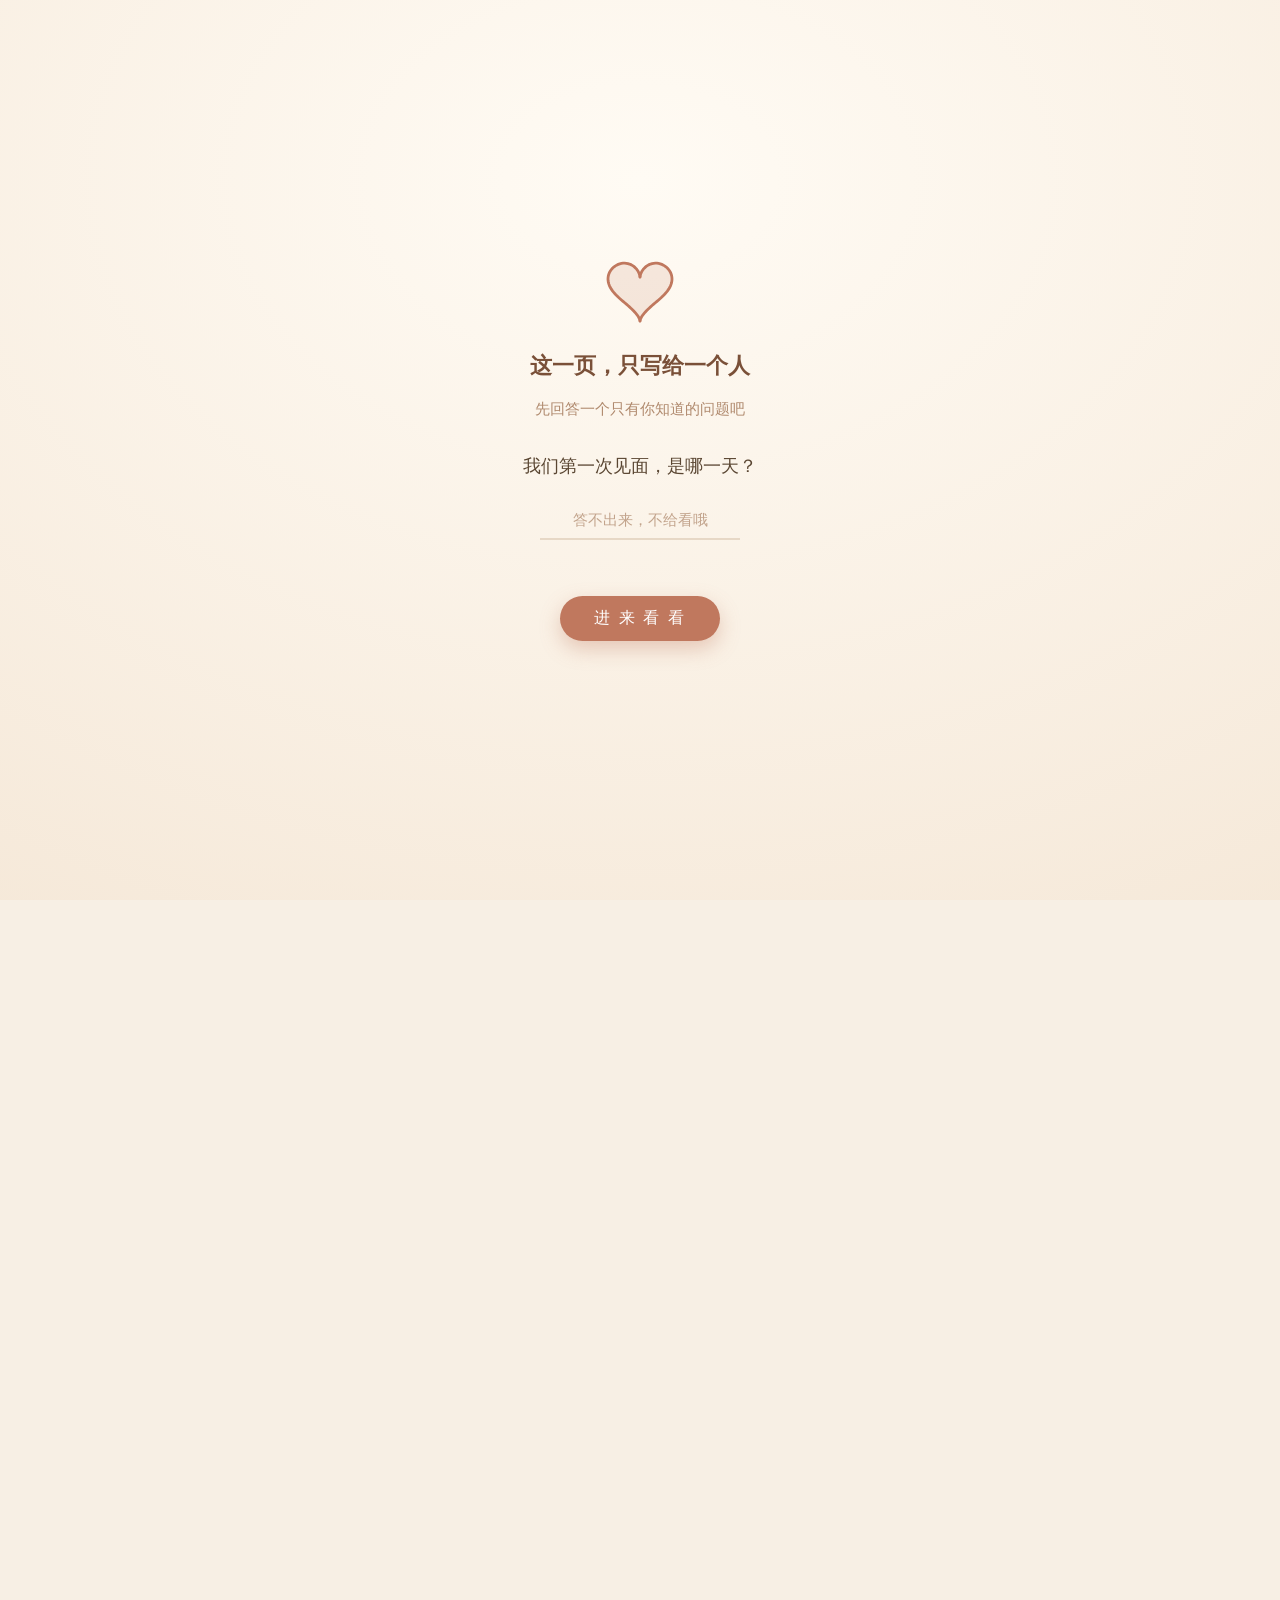
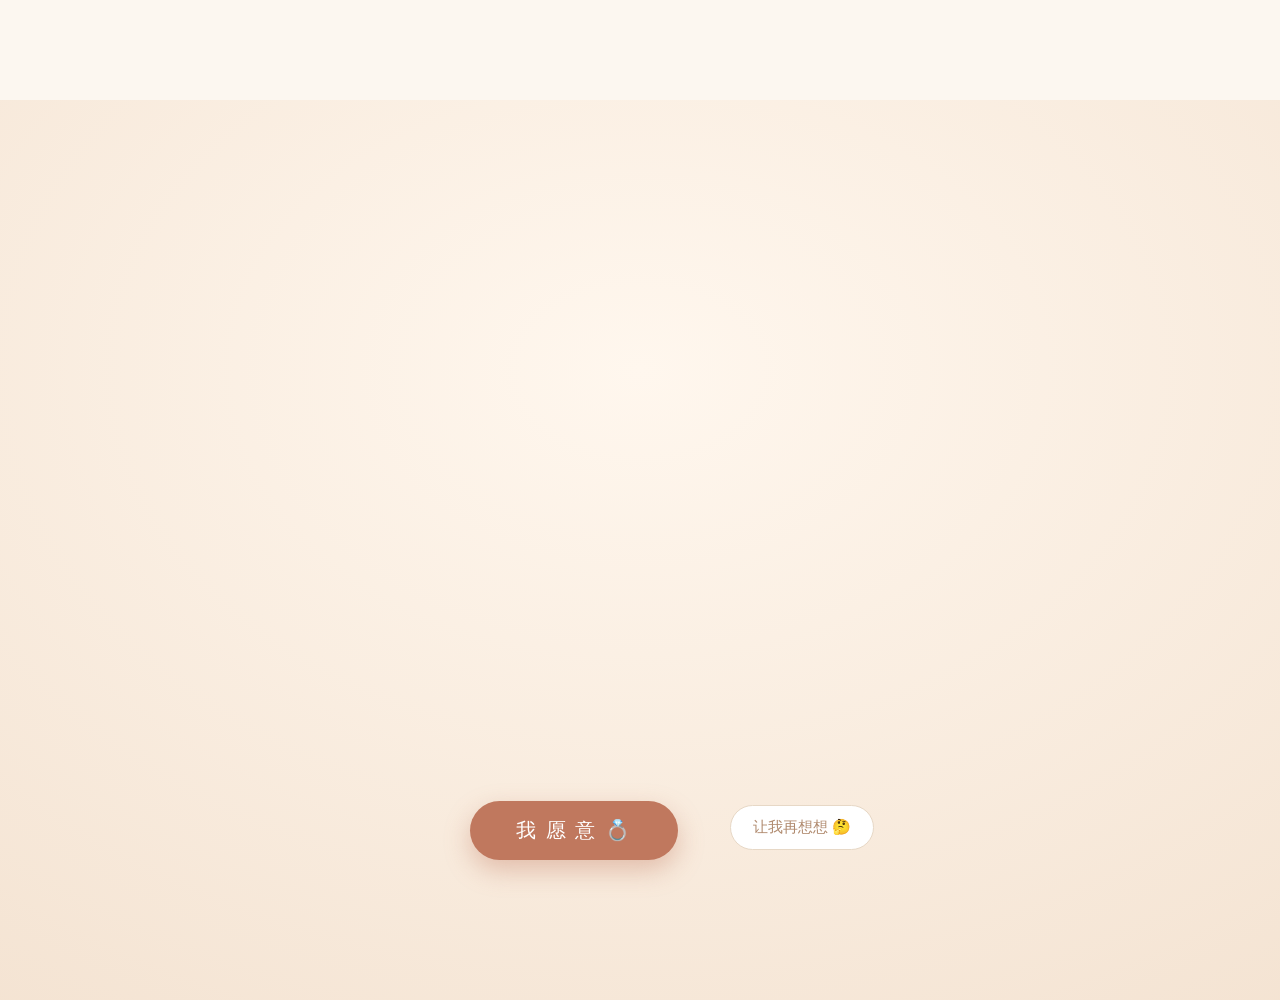
<file: index.html>
<!DOCTYPE html>
<html lang="zh-CN">
<head>
<meta charset="utf-8">
<meta name="viewport" content="width=device-width, initial-scale=1, viewport-fit=cover">
<meta name="robots" content="noindex, nofollow">
<title>致小胖猪</title>
<link rel="icon" href="data:image/svg+xml,<svg xmlns='http://www.w3.org/2000/svg' viewBox='-17 -13 34 31'><path fill='%23C8402F' d='M0.0 -5.0L0.1 -5.9L1.1 -8.0L3.2 -10.4L6.6 -11.8L10.4 -11.5L13.8 -9.4L15.7 -6.0L15.7 -2.0L13.8 1.9L10.4 5.5L6.6 8.8L3.2 11.9L1.1 14.5L0.1 16.3L0.0 17.0L-0.1 16.3L-1.1 14.5L-3.2 11.9L-6.6 8.8L-10.4 5.5L-13.8 1.9L-15.7 -2.0L-15.7 -6.0L-13.8 -9.4L-10.4 -11.5L-6.6 -11.8L-3.2 -10.4L-1.1 -8.0L-0.1 -5.9Z'/></svg>">
<link rel="stylesheet" href="css/style.css">
</head>
<body class="locked">

  <!-- Entry gate -->
  <div class="gate" id="gate">
    <svg class="heart" viewBox="-18 -14 36 33" aria-hidden="true">
      <path class="half" id="heartL" pathLength="100"></path>
      <path class="half" id="heartR" pathLength="100"></path>
    </svg>
    <h1>这一页，只写给一个人</h1>
    <p>先回答一个只有你知道的问题吧</p>
    <div class="q serif">我们第一次见面，是哪一天？</div>
    <input id="gateInput" inputmode="text" placeholder="答不出来，不给看哦" autocomplete="off">
    <div class="err" id="gateErr">再想想～就是你后来赖上我的那天 😏</div>
    <button id="gateBtn">进 来 看 看</button>
  </div>

  <button class="music" id="music" title="背景音乐">🎵</button>
  <!-- Eternal Hope by Kevin MacLeod (incompetech.com), CC BY 4.0 — see README credits -->
  <audio id="bgm" loop preload="none" src="assets/audio/bgm.mp3"></audio>

  <!-- ① Hero -->
  <section id="hero">
    <div class="heroimg"><img src="assets/img/hero.jpg" alt=""></div>
    <div class="ovl"></div>
    <div class="herotext reveal">
      <div class="eyebrow">FOR 朱高洁</div>
      <div class="title serif">亲爱的小胖猪</div>
      <div class="sub">有些话，我想认真地、从头讲给你听。</div>
    </div>
    <div class="scroll-hint">↓ 往下滑</div>
  </section>

  <!-- ② Origin 6.15 -->
  <section>
    <div class="photo reveal"><img src="assets/img/meet-0615.jpg" loading="lazy" alt=""></div>
    <div class="reveal">
      <div class="label">2025.6.15 · 我们的第一天</div>
      <div class="h serif">从小红书的一句「你好」开始</div>
      <div class="rule"></div>
      <div class="body">谁能想到呢——在小红书上滑到你，我鼓起勇气打了声招呼，然后就有了 6 月 15 号那次见面。那天之后，我脑子里只剩一个念头：还想再见你。</div>
    </div>
  </section>

  <!-- ③ Together 6.20 -->
  <section>
    <div class="reveal">
      <div class="label">2025.6.20 · 在一起</div>
      <div class="h serif">然后，你就赖上我啦</div>
      <div class="counter" id="counter">0 <small>天</small></div>
      <div class="body">从那天起，我的每一天都有了固定的主角。</div>
    </div>
  </section>

  <!-- ④a West Lake 9.21 -->
  <section>
    <div class="photo reveal"><img src="assets/img/xihu-0921.jpg" loading="lazy" alt=""></div>
    <div class="reveal">
      <div class="label">2025.9.21 · 西湖边</div>
      <div class="h serif">你偷亲我的那天</div>
      <div class="rule"></div>
      <div class="body">西湖边的风，还有你凑过来的那一下。我假装淡定，其实心跳得像擂鼓——那一刻我就知道，这个人我认定了。</div>
    </div>
  </section>

  <!-- ④b Hengdian 9.28 -->
  <section>
    <div class="photo reveal"><img src="assets/img/hengdian-0928.jpg" loading="lazy" alt=""></div>
    <div class="reveal">
      <div class="label">2025.9.28 · 横店</div>
      <div class="h serif">著名的「大摆锤事件」</div>
      <div class="rule"></div>
      <div class="body">还记得那个大摆锤吗？我到现在都记得那颗差点被甩出去的心脏。从那天起，我们光荣地、一致地告别了所有刺激类项目——谢谢你，愿意陪我一起怂。</div>
    </div>
  </section>

  <!-- ④c Wuzhen, praying to the Matchmaker God 11.8 -->
  <section>
    <div class="photo reveal"><img src="assets/img/yuelao-1108.jpg" loading="lazy" alt=""></div>
    <div class="reveal">
      <div class="label">2025.11.8 · 乌镇</div>
      <div class="h serif">我一个人，去替我们拜了月老</div>
      <div class="rule"></div>
      <div class="body">那天我一个人去了乌镇，偷偷给月老上了香，替我们许了个愿。谢谢它，把你从小红书那头，一路牵到我身边——原来"喜结良缘"这四个字，说的就是我们。</div>
    </div>
  </section>

  <!-- ⑤ Handwritten letters -->
  <section>
    <div class="letters reveal">
      <div class="letter"><div class="letter-img"><img src="assets/img/letter-birthday.jpg" loading="lazy" alt=""></div><div class="cap">生日 · 2025.12.23</div></div>
      <div class="letter"><div class="letter-img"><img src="assets/img/letter-valentine.jpg" loading="lazy" alt=""></div><div class="cap">情人节 · 2026.2.14</div></div>
    </div>
    <div class="reveal">
      <div class="label">你写给我的信</div>
      <div class="h serif">我们也会闹脾气，<br>但你总愿意好好把话写下来</div>
      <div class="rule"></div>
      <div class="body">我们也吵过架。可每次我情绪化，让你无言以对甚至不敢反驳。事后你会安静地把心里话写成信——我生日一封，情人节一封。那两封信我一直留着。它们让我明白：愿意好好沟通的两个人，什么坎都过得去。</div>
    </div>
  </section>

  <!-- ⑥ What moved me -->
  <section>
    <div class="photo reveal"><img src="assets/img/move-golf.jpg" loading="lazy" alt=""></div>
    <div class="reveal">
      <div class="label">你最打动我的地方</div>
      <div class="h serif">是你的理解，和包容</div>
      <div class="rule"></div>
      <div class="body">我不是最会说情话、最浪漫的那种人，可你总是懂我，也总能包容我的凌厉。和你在一起，我可以做最放松的自己。这一点，胜过所有。</div>
    </div>
  </section>

  <!-- ⑦ Lead-in (standalone screen) -->
  <section>
    <div class="reveal">
      <div class="h serif" style="font-size:24px">说了这么多，<br>其实我只想问你一件事。</div>
      <div class="scroll-hint" style="position:static;margin-top:30px">↓</div>
    </div>
  </section>

  <!-- ⑧ Proposal -->
  <section id="ask">
    <div class="photo reveal" style="width:min(64vw,300px)"><img src="assets/img/ask-proposal.jpg" loading="lazy" alt=""></div>
    <div class="reveal"><div class="title serif">朱高洁，<br>嫁给我好吗？</div></div>
    <div class="btns" id="btns">
      <div class="yes-wrap"><button class="btn-yes" id="btnYes">我 愿 意 💍</button></div>
      <button class="btn-no" id="btnNo">让我再想想 🤔</button>
    </div>
  </section>

  <!-- ⑨ Success climax (full-screen overlay) -->
  <div class="final" id="final">
    <div class="photo"><img src="assets/img/xiuhe.jpg" loading="lazy" alt=""></div>
    <div class="line serif">那……余生请多指教，<br>我的小胖猪 💍</div>
    <div class="final-hint" id="finalHint">轻触一下 ↓</div>
  </div>

  <!-- ⑩ Next step -->
  <section id="next">
    <div class="reveal">
      <div class="label">现在</div>
      <div class="h serif">别装看不见啦，小胖猪——</div>
      <div class="body serif" style="margin-top:14px;font-size:22px;color:var(--serif-ink)">抬起头，亲亲😘。</div>
    </div>
  </section>

  <script type="module" src="js/main.js"></script>
</body>
</html>
</file>
<file: css/style.css>
:root{
  --cream:#FCF7F0; --cream2:#F7EFE4; --ink:#5A4632; --serif-ink:#7A5038;
  --terra:#C0785E; --muted:#B08A6E; --line:#E7D8C6;
}
*{box-sizing:border-box;margin:0;padding:0}
html{scroll-behavior:smooth}
body{background:var(--cream);color:var(--ink);
  font-family:-apple-system,BlinkMacSystemFont,"PingFang SC","Helvetica Neue",sans-serif;
  line-height:1.9;-webkit-font-smoothing:antialiased;overflow-x:hidden}
body.locked{overflow:hidden;height:100vh}
.serif{font-family:"Songti SC","Noto Serif SC",STSong,serif}

/* Entry gate */
.gate{position:fixed;inset:0;z-index:100;background:radial-gradient(120% 120% at 50% 20%,#FFFBF4,#F3E4D2);
  display:flex;flex-direction:column;align-items:center;justify-content:center;text-align:center;padding:32px;
  transition:opacity .9s ease,visibility .9s}
.gate.open{opacity:0;visibility:hidden}
.gate .heart{width:72px;margin-bottom:20px;overflow:visible;
  animation:heart-beat 2.6s ease-in-out 2.5s infinite}
.gate .heart path{fill:rgba(192,120,94,0);stroke:var(--terra);stroke-width:1.4;
  stroke-linecap:round;stroke-dasharray:100;stroke-dashoffset:100;
  animation:heart-draw 2.2s cubic-bezier(.4,0,.25,1) .3s forwards,heart-fill 1.2s ease-out 2.2s forwards}
@keyframes heart-draw{to{stroke-dashoffset:0}}
@keyframes heart-fill{to{fill:rgba(192,120,94,.15)}}
@keyframes heart-beat{0%,100%{transform:scale(1)}12%{transform:scale(1.09)}24%{transform:scale(1)}
  36%{transform:scale(1.05)}48%{transform:scale(1)}}
.gate h1{font-size:22px;color:var(--serif-ink);font-weight:600;margin-bottom:8px}
.gate p{color:var(--muted);font-size:15px;margin-bottom:26px}
.gate .q{font-size:18px;color:var(--ink);margin-bottom:16px}
.gate input{border:none;border-bottom:2px solid var(--line);background:transparent;
  font-size:20px;text-align:center;padding:8px 12px;width:200px;color:var(--serif-ink);outline:none}
.gate input::placeholder{color:var(--muted);font-size:15px;opacity:.75}
.gate input:focus{border-color:var(--terra)}
.gate button{margin-top:24px;border:none;background:var(--terra);color:#fff;font-size:16px;
  padding:12px 34px;border-radius:999px;cursor:pointer;letter-spacing:2px;box-shadow:0 8px 20px rgba(192,120,94,.35)}
.gate .err{color:var(--terra);font-size:14px;height:18px;margin-top:14px;opacity:0;transition:opacity .3s}
.gate.shake{animation:shake .4s}
@keyframes shake{0%,100%{transform:translateX(0)}25%{transform:translateX(-8px)}75%{transform:translateX(8px)}}

.music{position:fixed;top:16px;right:16px;z-index:60;width:42px;height:42px;border-radius:50%;
  border:1px solid var(--line);background:rgba(252,247,240,.8);-webkit-backdrop-filter:blur(6px);backdrop-filter:blur(6px);
  font-size:18px;cursor:pointer;display:flex;align-items:center;justify-content:center;opacity:0;transition:opacity .6s}
.revealed .music{opacity:1}

section{min-height:100vh;display:flex;flex-direction:column;justify-content:center;align-items:center;
  padding:72px 24px;text-align:center;position:relative}
section:nth-of-type(even){background:var(--cream2)}
.label{font-size:12px;letter-spacing:4px;text-transform:uppercase;color:var(--muted);margin-bottom:14px}
.h{font-size:25px;color:var(--serif-ink);font-weight:600;margin-bottom:20px;line-height:1.5}
.body{max-width:560px;font-size:16px;color:var(--ink);opacity:.9}
.rule{width:34px;height:2px;background:var(--terra);margin:22px auto}

.photo{width:min(78vw,400px);aspect-ratio:3/4;border-radius:16px;overflow:hidden;
  box-shadow:0 18px 44px rgba(122,80,56,.22);margin:0 auto 26px}
.photo.wide{aspect-ratio:4/3;width:min(86vw,540px)}
.photo img{width:100%;height:100%;object-fit:cover;display:block}

.letters{display:flex;gap:18px;justify-content:center;flex-wrap:wrap;margin-bottom:26px}
.letter{display:flex;flex-direction:column;align-items:center;gap:8px}
.letter-img{width:min(40vw,220px);aspect-ratio:3/4;border-radius:12px;overflow:hidden;
  box-shadow:0 14px 34px rgba(122,80,56,.24)}
.letter-img img{width:100%;height:100%;object-fit:cover;display:block}
.cap{font-size:12px;color:var(--muted);letter-spacing:1px}

.reveal{opacity:0;transform:translateY(28px);transition:opacity 1s ease,transform 1s ease}
.reveal.in{opacity:1;transform:none}

.scroll-hint{position:absolute;bottom:26px;left:50%;transform:translateX(-50%);
  color:var(--muted);font-size:13px;letter-spacing:2px;animation:bob 1.8s infinite}
@keyframes bob{0%,100%{transform:translate(-50%,0)}50%{transform:translate(-50%,8px)}}

/* Hero full-bleed photo */
#hero{padding:0;overflow:hidden}
#hero .heroimg{position:absolute;inset:0;z-index:0}
#hero .heroimg img{width:100%;height:100%;object-fit:cover}
#hero .ovl{position:absolute;inset:0;z-index:1;
  background:linear-gradient(180deg,rgba(252,247,240,.25),rgba(252,247,240,.55) 55%,rgba(252,247,240,.92))}
#hero .herotext{position:relative;z-index:2;margin-top:auto;margin-bottom:12vh}
#hero .eyebrow{font-size:12px;letter-spacing:6px;color:var(--terra);margin-bottom:16px}
#hero .title{font-size:40px;color:var(--serif-ink);font-weight:600;margin-bottom:12px}
#hero .sub{color:#6b5645;font-size:16px}
#hero .scroll-hint{color:#8A6B52}

.counter{font-size:56px;color:var(--terra);font-weight:700;margin:8px 0}
.counter small{font-size:18px;color:var(--muted);font-weight:400}

#ask{background:radial-gradient(120% 120% at 50% 30%,#FFF7EE,#F0DCC8);overflow:hidden}
#ask .title{font-size:34px;color:var(--serif-ink);font-weight:700;margin-bottom:44px;line-height:1.5}
.btns{position:relative;width:100%;max-width:520px;height:130px;margin:0 auto}
.btn-yes{background:var(--terra);color:#fff;border:none;font-size:20px;padding:16px 46px;border-radius:999px;
  white-space:nowrap;cursor:pointer;box-shadow:0 10px 26px rgba(192,120,94,.4);letter-spacing:2px}
.btn-no{position:absolute;left:calc(50% + 90px);top:34px;background:#fff;color:var(--muted);border:1px solid var(--line);
  font-size:15px;padding:12px 22px;border-radius:999px;white-space:nowrap;cursor:pointer;transition:transform .18s ease,left .18s,top .18s}
.yes-wrap{position:absolute;left:calc(50% - 170px);top:30px}
/* Narrow screens can't fit both buttons on one row, so stack them */
@media (max-width:480px){
  .btns{height:180px}
  .yes-wrap{left:0;right:0;top:6px;display:flex;justify-content:center}
  .btn-no{left:auto;right:6px;top:110px}
}
.final{position:fixed;inset:0;z-index:50;display:flex;flex-direction:column;align-items:center;justify-content:center;
  text-align:center;padding:24px;background:radial-gradient(120% 120% at 50% 30%,#FFF7EE,#F0DCC8);
  opacity:0;visibility:hidden;transition:opacity 1s ease}
.final.show{opacity:1;visibility:visible}
.final .photo{width:min(70vw,320px);margin-bottom:22px}
.final .line{font-size:26px;color:var(--serif-ink);line-height:1.6}
.final-hint{margin-top:34px;color:var(--muted);font-size:14px;letter-spacing:2px;
  opacity:0;transition:opacity 1s ease;animation:bob2 1.8s infinite}
.final-hint.in{opacity:1}
@keyframes bob2{0%,100%{transform:translateY(0)}50%{transform:translateY(6px)}}
.petal{position:fixed;top:-40px;font-size:22px;z-index:60;pointer-events:none;animation:fall linear forwards}
@keyframes fall{to{transform:translateY(112vh) rotate(360deg);opacity:.2}}

#next{display:none}
#next.unlocked{display:flex}
</file>
